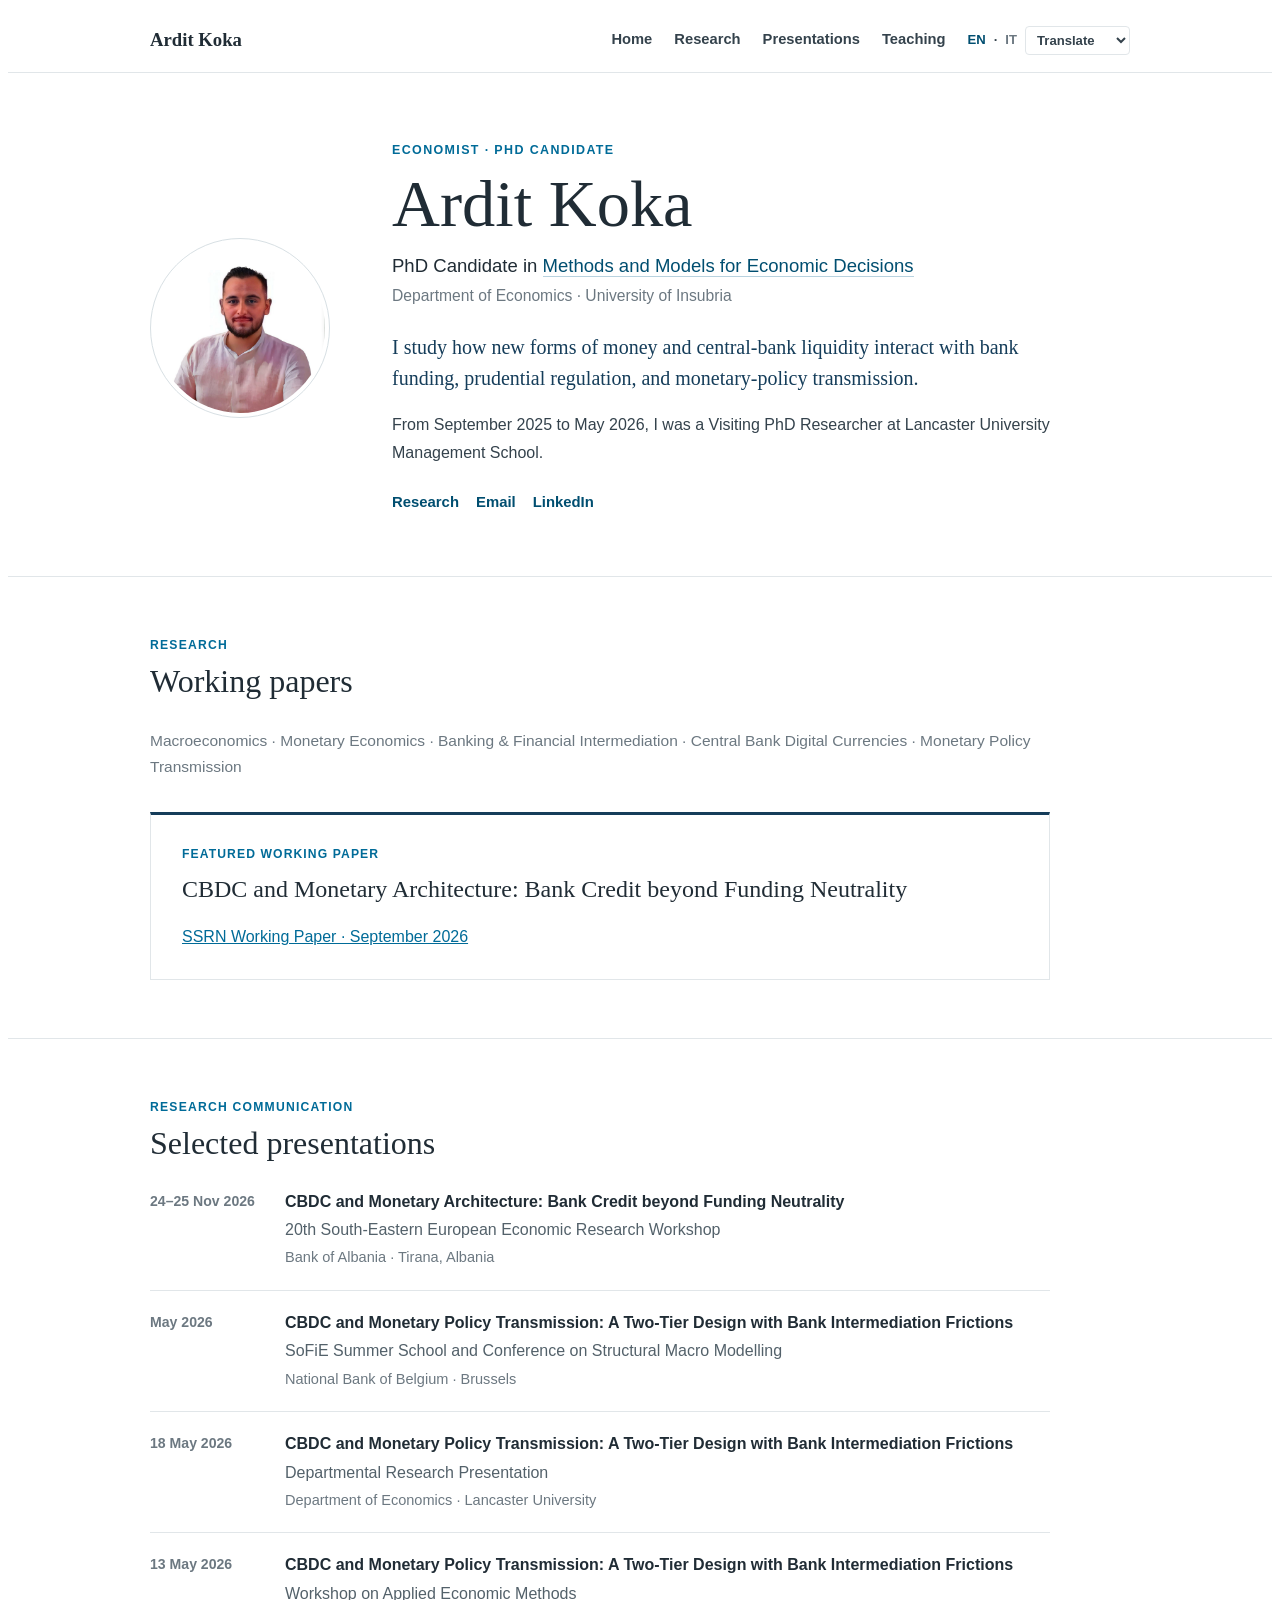
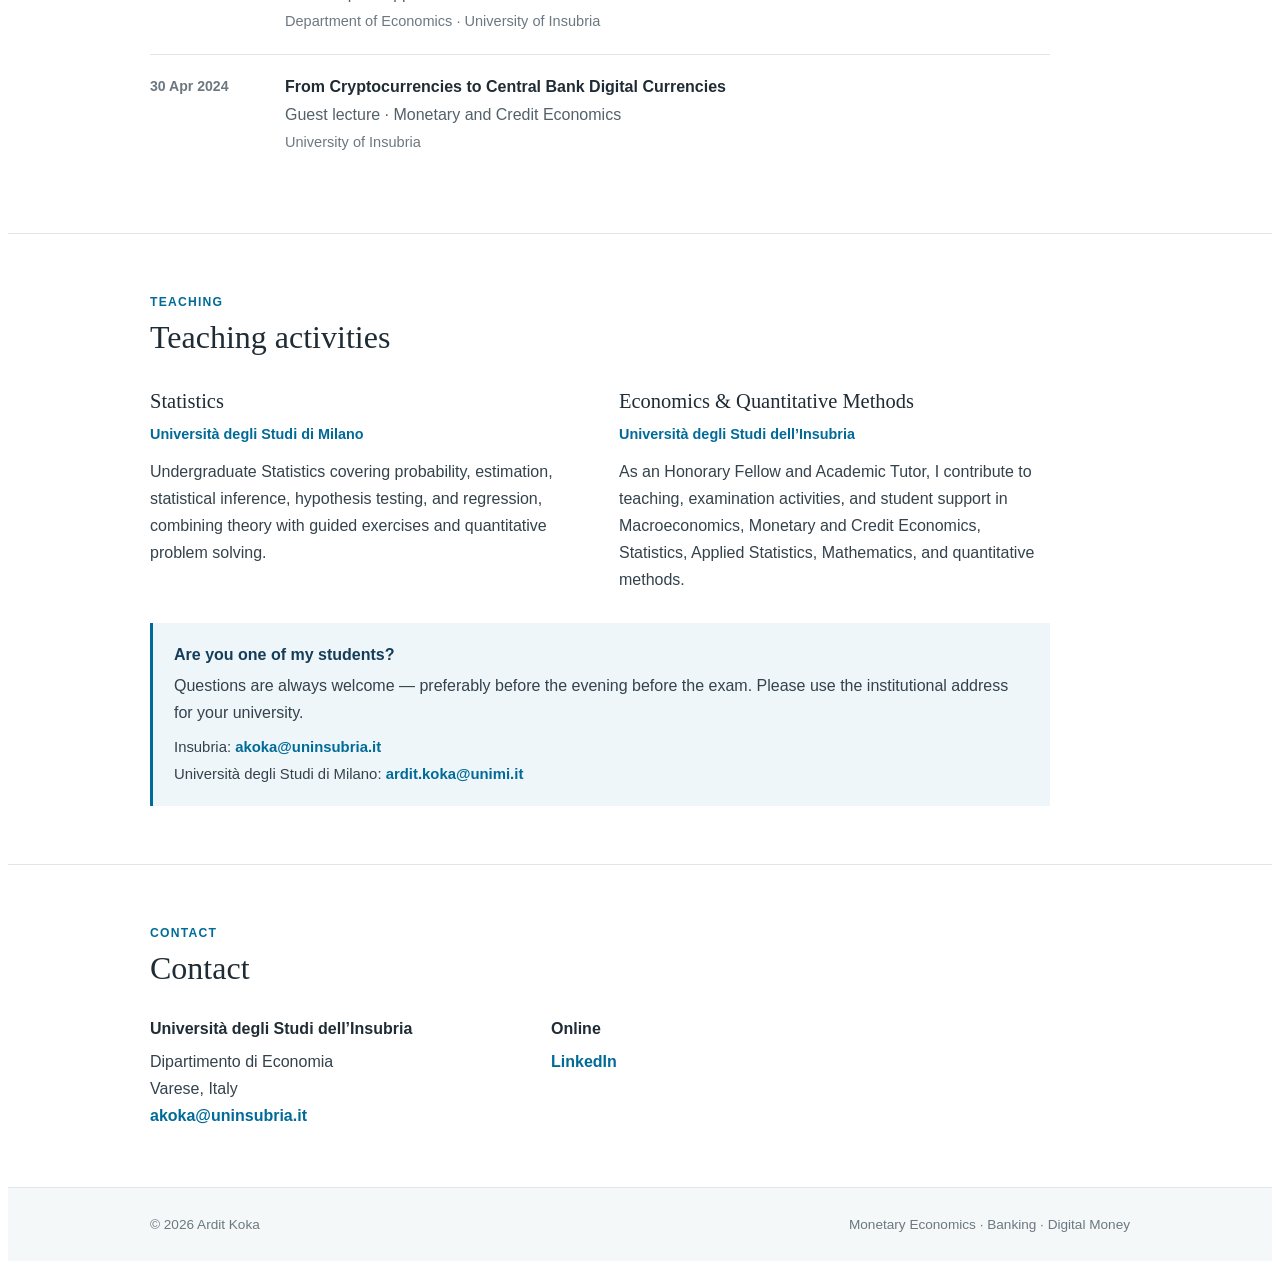
<file: index.html>
<html lang="en">
<head>
<meta charset="UTF-8">
<meta name="viewport" content="width=device-width, initial-scale=1.0">
<meta name="google-site-verification" content="0hJ8jug-XxHPrRFzH_mslLafvPpysxxd8O42VJ3PwuM">
<meta name="author" content="Ardit Koka">
<meta name="robots" content="index, follow">
<meta name="description" content="Ardit Koka is an economist and PhD Candidate at the University of Insubria. Research in monetary economics, banking, financial intermediation, central bank digital currencies and monetary-policy transmission.">
<link rel="canonical" href="https://arditkoka.github.io/">
<link rel="alternate" hreflang="en" href="https://arditkoka.github.io/">
<link rel="alternate" hreflang="it" href="https://arditkoka.github.io/it/">
<link rel="alternate" hreflang="x-default" href="https://arditkoka.github.io/">
<meta property="og:title" content="Ardit Koka | Economist & PhD Candidate | University of Insubria">
<meta property="og:description" content="Ardit Koka is an economist and PhD Candidate at the University of Insubria. Research in monetary economics, banking, financial intermediation, central bank digital currencies and monetary-policy transmission.">
<meta property="og:type" content="profile">
<meta property="og:url" content="https://arditkoka.github.io/">
<meta property="og:image" content="https://arditkoka.github.io/Photo.jpeg">
<title>Ardit Koka | Economist & PhD Candidate | University of Insubria</title>
<link rel="stylesheet" href="style.css">
<script type="application/ld+json">{"@context":"https://schema.org","@type":"ProfilePage","url":"https://arditkoka.github.io/","inLanguage":"en","mainEntity":{"@type":"Person","name":"Ardit Koka","url":"https://arditkoka.github.io/","image":"https://arditkoka.github.io/Photo.jpeg","jobTitle":"PhD Candidate in Economics","affiliation":{"@type":"CollegeOrUniversity","name":"University of Insubria"},"sameAs":["https://it.linkedin.com/in/ardit-koka-7758941aa","https://www.lancaster.ac.uk/lums/people/ardit-koka"]}}</script>
</head>
<body>
<div class="ak-site">
<nav class="ak-nav"><div class="ak-container ak-nav-inner"><a class="ak-nav-name" href="#home">Ardit Koka</a><div class="ak-nav-right"><div class="ak-nav-links"><a href="#home">Home</a><a href="#research">Research</a><a href="#presentations">Presentations</a><a href="#teaching">Teaching</a></div><div class="ak-language"><a href="/" class="ak-active" lang="en">EN</a><span>·</span><a href="/it/" class="" lang="it">IT</a><select class="ak-language-select" aria-label="Translate this page" onchange="akTranslate(this.value, 'en')"><option value="">Translate</option><option value="sq">Shqip</option><option value="es">Español</option><option value="fr">Français</option><option value="de">Deutsch</option><option value="pt">Português</option><option value="el">Ελληνικά</option><option value="nl">Nederlands</option><option value="pl">Polski</option><option value="ro">Română</option><option value="tr">Türkçe</option></select></div></div></div></nav>
<header class="ak-intro" id="home"><div class="ak-container ak-intro-grid"><div><img class="ak-photo" src="Photo.jpeg" alt="Ardit Koka"></div><div><div class="ak-kicker">Economist · PhD Candidate</div><h1 class="ak-name">Ardit Koka</h1><div class="ak-position">PhD Candidate in <a href="https://www.phd.eco.uninsubria.it/methods-and-models-for-economic-decisions/phd-students/" target="_blank" rel="noopener noreferrer">Methods and Models for Economic Decisions</a></div><div class="ak-affiliation">Department of Economics · University of Insubria</div><div class="ak-research-statement">I study how new forms of money and central-bank liquidity interact with bank funding, prudential regulation, and monetary-policy transmission.</div><div class="ak-visiting">From September 2025 to May 2026, I was a Visiting PhD Researcher at Lancaster University Management School.</div><div class="ak-links"><a href="#research">Research</a><a href="mailto:akoka@uninsubria.it">Email</a><a href="https://it.linkedin.com/in/ardit-koka-7758941aa" target="_blank" rel="noopener noreferrer">LinkedIn</a></div></div></div></header>
<main>
<section class="ak-section" id="research"><div class="ak-container"><div class="ak-section-head"><div class="ak-label">Research</div><h2 class="ak-title">Working papers</h2></div><div class="ak-fields">Macroeconomics · Monetary Economics · Banking & Financial Intermediation · Central Bank Digital Currencies · Monetary Policy Transmission</div><article class="ak-featured"><div class="ak-featured-label">Featured working paper</div><h3 class="ak-paper-title">CBDC and Monetary Architecture: Bank Credit beyond Funding Neutrality</h3><div class="ak-paper-links"><a href="https://papers.ssrn.com/sol3/papers.cfm?abstract_id=7430418" target="_blank" rel="noopener noreferrer">SSRN Working Paper · September 2026</a></div></article></div></section>
<section class="ak-section" id="presentations"><div class="ak-container"><div class="ak-section-head"><div class="ak-label">Research communication</div><h2 class="ak-title">Selected presentations</h2></div><div class="ak-presentations"><div class="ak-talk"><div class="ak-talk-date">24–25 Nov 2026</div><div><div class="ak-talk-title">CBDC and Monetary Architecture: Bank Credit beyond Funding Neutrality</div><div class="ak-talk-event">20th South-Eastern European Economic Research Workshop</div><div class="ak-talk-place">Bank of Albania · Tirana, Albania</div></div></div><div class="ak-talk"><div class="ak-talk-date">May 2026</div><div><div class="ak-talk-title">CBDC and Monetary Policy Transmission: A Two-Tier Design with Bank Intermediation Frictions</div><div class="ak-talk-event">SoFiE Summer School and Conference on Structural Macro Modelling</div><div class="ak-talk-place">National Bank of Belgium · Brussels</div></div></div><div class="ak-talk"><div class="ak-talk-date">18 May 2026</div><div><div class="ak-talk-title">CBDC and Monetary Policy Transmission: A Two-Tier Design with Bank Intermediation Frictions</div><div class="ak-talk-event">Departmental Research Presentation</div><div class="ak-talk-place">Department of Economics · Lancaster University</div></div></div><div class="ak-talk"><div class="ak-talk-date">13 May 2026</div><div><div class="ak-talk-title">CBDC and Monetary Policy Transmission: A Two-Tier Design with Bank Intermediation Frictions</div><div class="ak-talk-event">Workshop on Applied Economic Methods</div><div class="ak-talk-place">Department of Economics · University of Insubria</div></div></div><div class="ak-talk"><div class="ak-talk-date">30 Apr 2024</div><div><div class="ak-talk-title">From Cryptocurrencies to Central Bank Digital Currencies</div><div class="ak-talk-event">Guest lecture · Monetary and Credit Economics</div><div class="ak-talk-place">University of Insubria</div></div></div></div></div></section>
<section class="ak-section" id="teaching"><div class="ak-container"><div class="ak-section-head"><div class="ak-label">Teaching</div><h2 class="ak-title">Teaching activities</h2></div><div class="ak-teaching"><div><h3>Statistics</h3><div class="ak-university">Università degli Studi di Milano</div><p>Undergraduate Statistics covering probability, estimation, statistical inference, hypothesis testing, and regression, combining theory with guided exercises and quantitative problem solving.</p></div><div><h3>Economics & Quantitative Methods</h3><div class="ak-university">Università degli Studi dell’Insubria</div><p>As an Honorary Fellow and Academic Tutor, I contribute to teaching, examination activities, and student support in Macroeconomics, Monetary and Credit Economics, Statistics, Applied Statistics, Mathematics, and quantitative methods.</p></div></div><div class="ak-student-box"><div class="ak-student-title">Are you one of my students?</div><p>Questions are always welcome — preferably before the evening before the exam. Please use the institutional address for your university.</p><div class="ak-student-emails"><div>Insubria: <a href="mailto:akoka@uninsubria.it">akoka@uninsubria.it</a></div><div>Università degli Studi di Milano: <a href="mailto:ardit.koka@unimi.it">ardit.koka@unimi.it</a></div></div></div></div></section>
<section class="ak-section"><div class="ak-container"><div class="ak-section-head"><div class="ak-label">Contact</div><h2 class="ak-title">Contact</h2></div><div class="ak-contact"><div><div class="ak-contact-heading">Università degli Studi dell’Insubria</div>Dipartimento di Economia<br>Varese, Italy<br><a href="mailto:akoka@uninsubria.it">akoka@uninsubria.it</a></div><div><div class="ak-contact-heading">Online</div><a href="https://it.linkedin.com/in/ardit-koka-7758941aa" target="_blank" rel="noopener noreferrer">LinkedIn</a></div></div></div></section>
</main>
<footer class="ak-footer"><div class="ak-container ak-footer-inner"><div>© <span id="ak-year"></span> Ardit Koka</div><div>Monetary Economics · Banking · Digital Money</div></div></footer>
</div>
<script src="translate.js"></script>
</body>
</html>
</file>
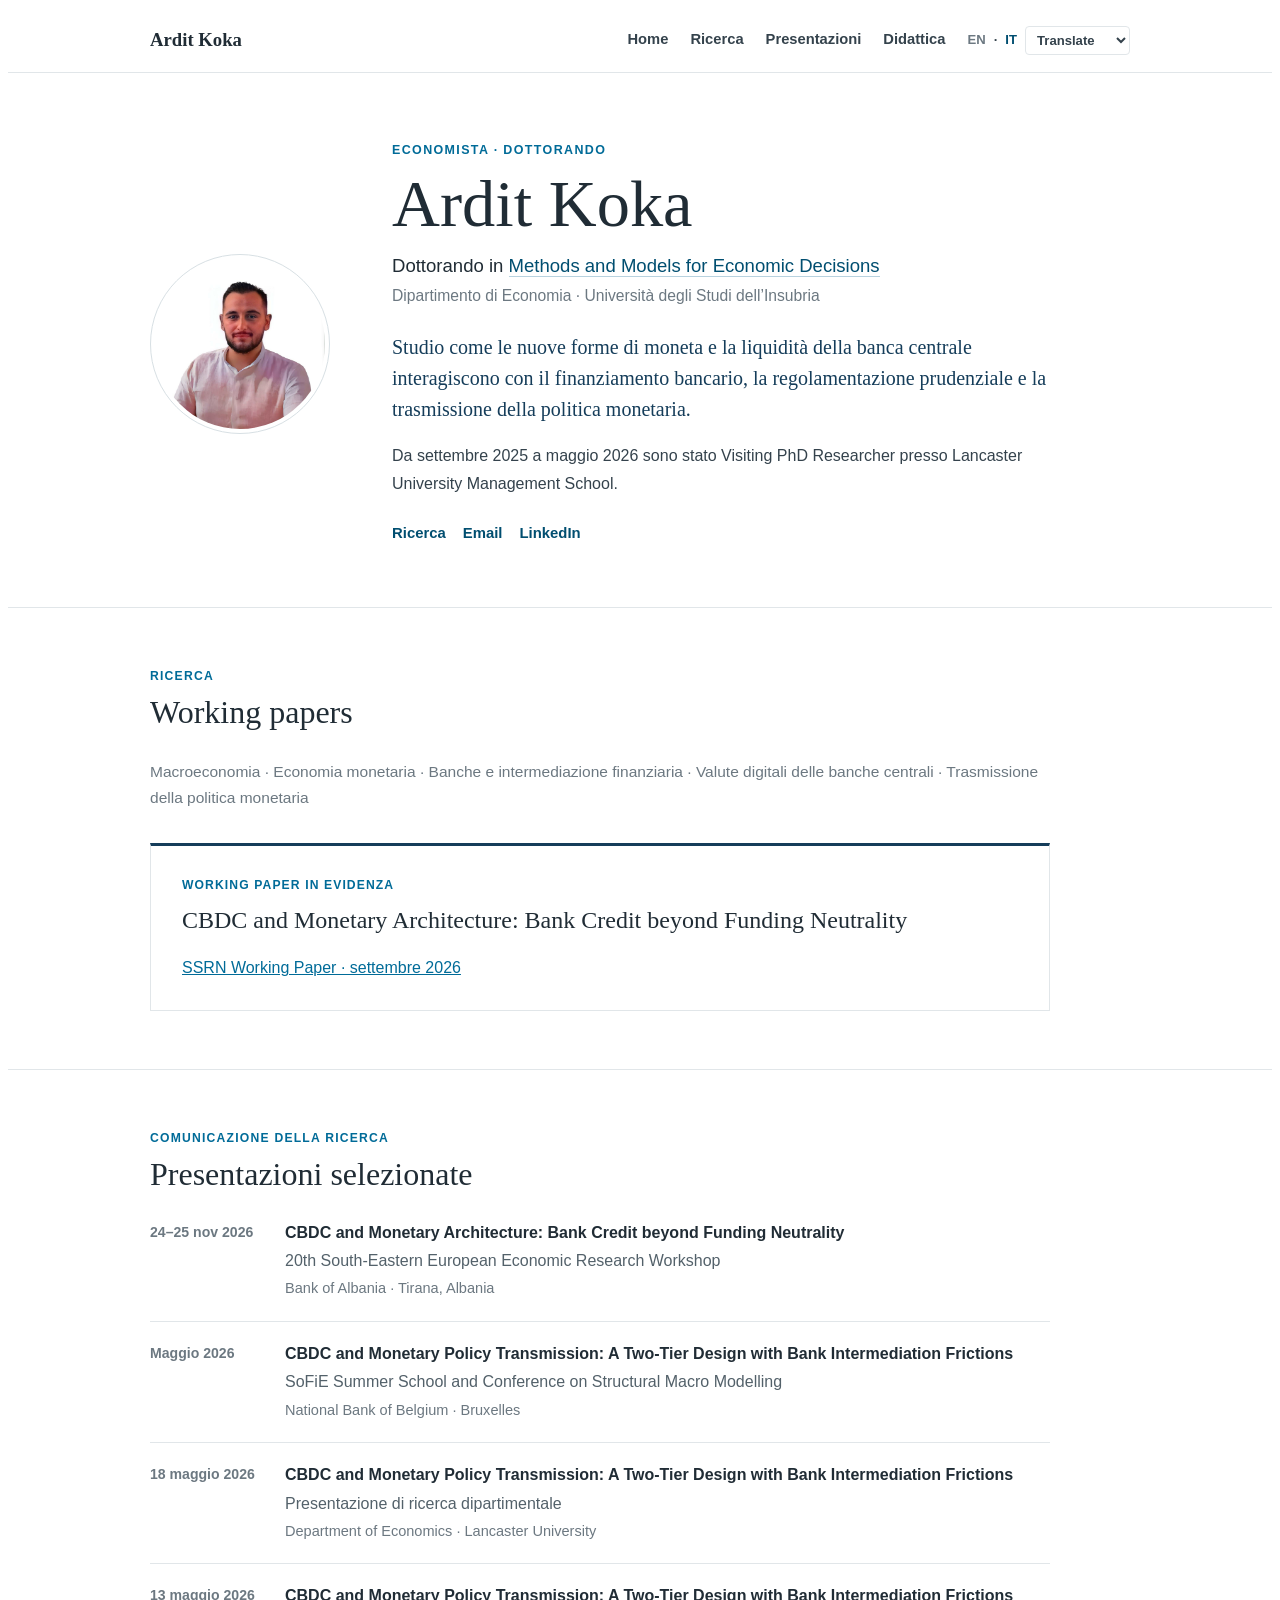
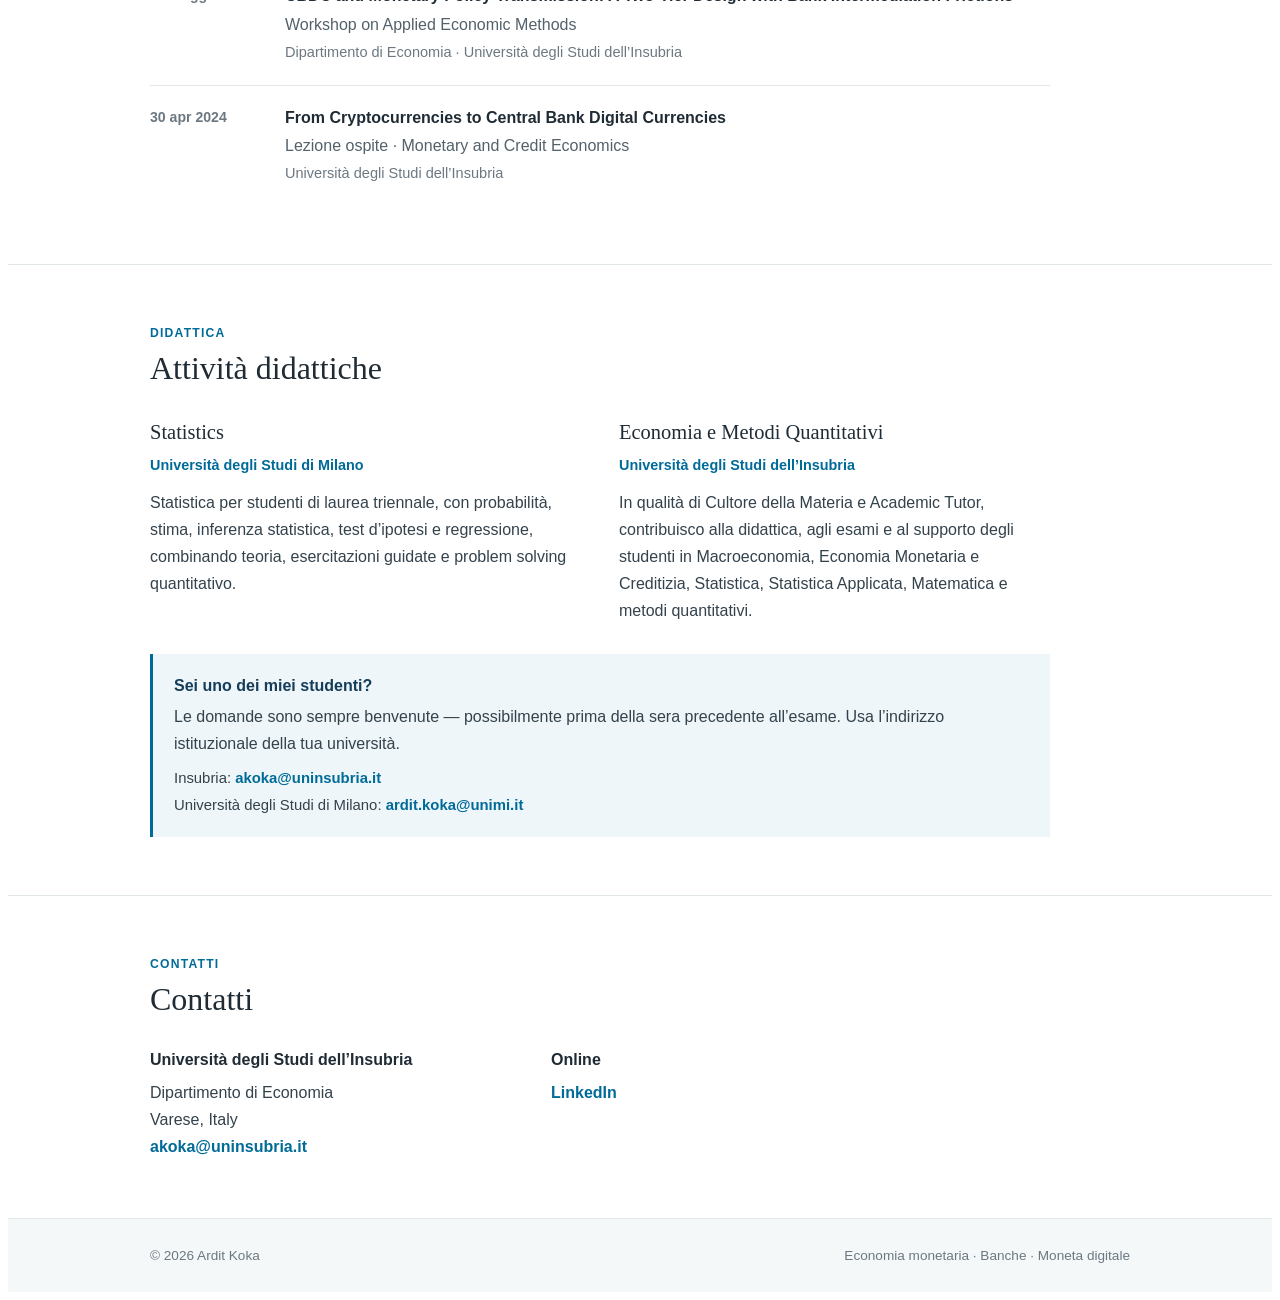
<file: it/index.html>
<html lang="it">
<head>
<meta charset="UTF-8">
<meta name="viewport" content="width=device-width, initial-scale=1.0">
<meta name="google-site-verification" content="0hJ8jug-XxHPrRFzH_mslLafvPpysxxd8O42VJ3PwuM">
<meta name="author" content="Ardit Koka">
<meta name="robots" content="index, follow">
<meta name="description" content="Ardit Koka è economista e dottorando presso l’Università degli Studi dell’Insubria. Ricerca in economia monetaria, banche, intermediazione finanziaria, CBDC e trasmissione della politica monetaria.">
<link rel="canonical" href="https://arditkoka.github.io/it/">
<link rel="alternate" hreflang="en" href="https://arditkoka.github.io/">
<link rel="alternate" hreflang="it" href="https://arditkoka.github.io/it/">
<link rel="alternate" hreflang="x-default" href="https://arditkoka.github.io/">
<meta property="og:title" content="Ardit Koka | Economista e Dottorando | Università degli Studi dell’Insubria">
<meta property="og:description" content="Ardit Koka è economista e dottorando presso l’Università degli Studi dell’Insubria. Ricerca in economia monetaria, banche, intermediazione finanziaria, CBDC e trasmissione della politica monetaria.">
<meta property="og:type" content="profile">
<meta property="og:url" content="https://arditkoka.github.io/it/">
<meta property="og:image" content="https://arditkoka.github.io/Photo.jpeg">
<title>Ardit Koka | Economista e Dottorando | Università degli Studi dell’Insubria</title>
<link rel="stylesheet" href="../style.css">
<script type="application/ld+json">{"@context":"https://schema.org","@type":"ProfilePage","url":"https://arditkoka.github.io/it/","inLanguage":"it","mainEntity":{"@type":"Person","name":"Ardit Koka","url":"https://arditkoka.github.io/","image":"https://arditkoka.github.io/Photo.jpeg","jobTitle":"PhD Candidate in Economics","affiliation":{"@type":"CollegeOrUniversity","name":"University of Insubria"},"sameAs":["https://it.linkedin.com/in/ardit-koka-7758941aa","https://www.lancaster.ac.uk/lums/people/ardit-koka"]}}</script>
</head>
<body>
<div class="ak-site">
<nav class="ak-nav"><div class="ak-container ak-nav-inner"><a class="ak-nav-name" href="../#home">Ardit Koka</a><div class="ak-nav-right"><div class="ak-nav-links"><a href="../#home">Home</a><a href="#research">Ricerca</a><a href="#presentations">Presentazioni</a><a href="#teaching">Didattica</a></div><div class="ak-language"><a href="/" class="" lang="en">EN</a><span>·</span><a href="/it/" class="ak-active" lang="it">IT</a><select class="ak-language-select" aria-label="Translate this page" onchange="akTranslate(this.value, 'it')"><option value="">Translate</option><option value="sq">Shqip</option><option value="es">Español</option><option value="fr">Français</option><option value="de">Deutsch</option><option value="pt">Português</option><option value="el">Ελληνικά</option><option value="nl">Nederlands</option><option value="pl">Polski</option><option value="ro">Română</option><option value="tr">Türkçe</option></select></div></div></div></nav>
<header class="ak-intro" id="home"><div class="ak-container ak-intro-grid"><div><img class="ak-photo" src="../Photo.jpeg" alt="Ardit Koka"></div><div><div class="ak-kicker">Economista · Dottorando</div><h1 class="ak-name">Ardit Koka</h1><div class="ak-position">Dottorando in <a href="https://www.phd.eco.uninsubria.it/methods-and-models-for-economic-decisions/phd-students/" target="_blank" rel="noopener noreferrer">Methods and Models for Economic Decisions</a></div><div class="ak-affiliation">Dipartimento di Economia · Università degli Studi dell’Insubria</div><div class="ak-research-statement">Studio come le nuove forme di moneta e la liquidità della banca centrale interagiscono con il finanziamento bancario, la regolamentazione prudenziale e la trasmissione della politica monetaria.</div><div class="ak-visiting">Da settembre 2025 a maggio 2026 sono stato Visiting PhD Researcher presso Lancaster University Management School.</div><div class="ak-links"><a href="#research">Ricerca</a><a href="mailto:akoka@uninsubria.it">Email</a><a href="https://it.linkedin.com/in/ardit-koka-7758941aa" target="_blank" rel="noopener noreferrer">LinkedIn</a></div></div></div></header>
<main>
<section class="ak-section" id="research"><div class="ak-container"><div class="ak-section-head"><div class="ak-label">Ricerca</div><h2 class="ak-title">Working papers</h2></div><div class="ak-fields">Macroeconomia · Economia monetaria · Banche e intermediazione finanziaria · Valute digitali delle banche centrali · Trasmissione della politica monetaria</div><article class="ak-featured"><div class="ak-featured-label">Working paper in evidenza</div><h3 class="ak-paper-title">CBDC and Monetary Architecture: Bank Credit beyond Funding Neutrality</h3><div class="ak-paper-links"><a href="https://papers.ssrn.com/sol3/papers.cfm?abstract_id=7430418" target="_blank" rel="noopener noreferrer">SSRN Working Paper · settembre 2026</a></div></article></div></section>
<section class="ak-section" id="presentations"><div class="ak-container"><div class="ak-section-head"><div class="ak-label">Comunicazione della ricerca</div><h2 class="ak-title">Presentazioni selezionate</h2></div><div class="ak-presentations"><div class="ak-talk"><div class="ak-talk-date">24–25 nov 2026</div><div><div class="ak-talk-title">CBDC and Monetary Architecture: Bank Credit beyond Funding Neutrality</div><div class="ak-talk-event">20th South-Eastern European Economic Research Workshop</div><div class="ak-talk-place">Bank of Albania · Tirana, Albania</div></div></div><div class="ak-talk"><div class="ak-talk-date">Maggio 2026</div><div><div class="ak-talk-title">CBDC and Monetary Policy Transmission: A Two-Tier Design with Bank Intermediation Frictions</div><div class="ak-talk-event">SoFiE Summer School and Conference on Structural Macro Modelling</div><div class="ak-talk-place">National Bank of Belgium · Bruxelles</div></div></div><div class="ak-talk"><div class="ak-talk-date">18 maggio 2026</div><div><div class="ak-talk-title">CBDC and Monetary Policy Transmission: A Two-Tier Design with Bank Intermediation Frictions</div><div class="ak-talk-event">Presentazione di ricerca dipartimentale</div><div class="ak-talk-place">Department of Economics · Lancaster University</div></div></div><div class="ak-talk"><div class="ak-talk-date">13 maggio 2026</div><div><div class="ak-talk-title">CBDC and Monetary Policy Transmission: A Two-Tier Design with Bank Intermediation Frictions</div><div class="ak-talk-event">Workshop on Applied Economic Methods</div><div class="ak-talk-place">Dipartimento di Economia · Università degli Studi dell’Insubria</div></div></div><div class="ak-talk"><div class="ak-talk-date">30 apr 2024</div><div><div class="ak-talk-title">From Cryptocurrencies to Central Bank Digital Currencies</div><div class="ak-talk-event">Lezione ospite · Monetary and Credit Economics</div><div class="ak-talk-place">Università degli Studi dell’Insubria</div></div></div></div></div></section>
<section class="ak-section" id="teaching"><div class="ak-container"><div class="ak-section-head"><div class="ak-label">Didattica</div><h2 class="ak-title">Attività didattiche</h2></div><div class="ak-teaching"><div><h3>Statistics</h3><div class="ak-university">Università degli Studi di Milano</div><p>Statistica per studenti di laurea triennale, con probabilità, stima, inferenza statistica, test d’ipotesi e regressione, combinando teoria, esercitazioni guidate e problem solving quantitativo.</p></div><div><h3>Economia e Metodi Quantitativi</h3><div class="ak-university">Università degli Studi dell’Insubria</div><p>In qualità di Cultore della Materia e Academic Tutor, contribuisco alla didattica, agli esami e al supporto degli studenti in Macroeconomia, Economia Monetaria e Creditizia, Statistica, Statistica Applicata, Matematica e metodi quantitativi.</p></div></div><div class="ak-student-box"><div class="ak-student-title">Sei uno dei miei studenti?</div><p>Le domande sono sempre benvenute — possibilmente prima della sera precedente all’esame. Usa l’indirizzo istituzionale della tua università.</p><div class="ak-student-emails"><div>Insubria: <a href="mailto:akoka@uninsubria.it">akoka@uninsubria.it</a></div><div>Università degli Studi di Milano: <a href="mailto:ardit.koka@unimi.it">ardit.koka@unimi.it</a></div></div></div></div></section>
<section class="ak-section"><div class="ak-container"><div class="ak-section-head"><div class="ak-label">Contatti</div><h2 class="ak-title">Contatti</h2></div><div class="ak-contact"><div><div class="ak-contact-heading">Università degli Studi dell’Insubria</div>Dipartimento di Economia<br>Varese, Italy<br><a href="mailto:akoka@uninsubria.it">akoka@uninsubria.it</a></div><div><div class="ak-contact-heading">Online</div><a href="https://it.linkedin.com/in/ardit-koka-7758941aa" target="_blank" rel="noopener noreferrer">LinkedIn</a></div></div></div></section>
</main>
<footer class="ak-footer"><div class="ak-container ak-footer-inner"><div>© <span id="ak-year"></span> Ardit Koka</div><div>Economia monetaria · Banche · Moneta digitale</div></div></footer>
</div>
<script src="../translate.js"></script>
</body>
</html>
</file>
<file: style.css>
.ak-site{--navy:#153d5a;--blue:#006b98;--blue-dark:#004e70;--text:#34424c;--ink:#202c35;--muted:#6c7881;--line:#e1e6e9;--soft:#f5f8f9;--blue-soft:#eef6f9;--white:#fff;width:100%;color:var(--text);background:var(--white);font-family:-apple-system,BlinkMacSystemFont,"Segoe UI",Helvetica,Arial,sans-serif;font-size:16px;line-height:1.7}.ak-site,.ak-site *{box-sizing:border-box}.ak-site a{color:var(--blue)}.ak-container{width:calc(100% - 44px);max-width:980px;margin:0 auto}.ak-nav{position:sticky;top:0;z-index:1000;background:rgba(255,255,255,.97);border-bottom:1px solid var(--line)}.ak-nav-inner{min-height:64px;display:flex;align-items:center;justify-content:space-between;gap:24px}.ak-nav-name{color:var(--ink)!important;font-family:Georgia,"Times New Roman",serif;font-size:1.17rem;font-weight:600;text-decoration:none;white-space:nowrap}.ak-nav-right{display:flex;align-items:center;gap:22px}.ak-nav-links{display:flex;align-items:center;gap:22px}.ak-nav-links a{color:var(--text)!important;font-size:.92rem;font-weight:600;text-decoration:none;white-space:nowrap}.ak-nav-links a:hover{color:var(--blue)!important}.ak-language{display:flex;align-items:center;gap:8px;font-size:.82rem;font-weight:700;white-space:nowrap}.ak-language>a{color:var(--muted)!important;text-decoration:none}.ak-language>a.ak-active,.ak-language>a:hover{color:var(--blue-dark)!important}.ak-language-select{border:1px solid var(--line);background:#fff;color:var(--text);font:inherit;padding:5px 7px;border-radius:4px;cursor:pointer;max-width:105px}.ak-intro{padding:67px 0 60px;border-bottom:1px solid var(--line)}.ak-intro-grid{display:grid;grid-template-columns:190px minmax(0,1fr);gap:52px;align-items:center}.ak-photo{display:block;width:180px;height:180px;border-radius:50%;object-fit:cover;border:1px solid #d8e0e4;padding:4px;background:#fff}.ak-kicker{color:var(--blue);font-size:.78rem;font-weight:700;letter-spacing:.11em;text-transform:uppercase;margin-bottom:8px}.ak-name{margin:0;color:var(--ink);font-family:Georgia,"Times New Roman",serif;font-size:clamp(2.8rem,6vw,4.15rem);font-weight:500;line-height:1.05}.ak-position{margin-top:13px;color:var(--ink);font-size:1.16rem;line-height:1.5}.ak-position a{color:var(--blue-dark)!important;text-decoration:none;border-bottom:1px solid #b8d2df}.ak-position a:hover{color:var(--blue)!important;border-bottom-color:var(--blue)}.ak-affiliation{margin-top:3px;color:var(--muted);font-size:.98rem}.ak-research-statement{max-width:680px;margin-top:23px;font-family:Georgia,"Times New Roman",serif;color:var(--navy);font-size:1.25rem;line-height:1.55}.ak-visiting{margin-top:17px;max-width:680px;color:var(--text)}.ak-links{display:flex;flex-wrap:wrap;gap:17px;margin-top:24px}.ak-links a{color:var(--blue-dark)!important;font-size:.93rem;font-weight:650;text-decoration:none;border-bottom:1px solid transparent}.ak-links a:hover{border-bottom-color:var(--blue)}.ak-section{padding:58px 0;border-bottom:1px solid var(--line)}.ak-section-head{margin-bottom:27px}.ak-label{margin-bottom:5px;color:var(--blue);font-size:.76rem;font-weight:700;letter-spacing:.1em;text-transform:uppercase}.ak-title{margin:0;color:var(--ink);font-family:Georgia,"Times New Roman",serif;font-size:2rem;font-weight:500;line-height:1.25}.ak-fields{max-width:900px;margin-bottom:31px;color:var(--muted);font-size:.97rem}.ak-featured{max-width:900px;padding:29px 31px;border:1px solid var(--line);border-top:3px solid var(--navy);background:var(--white)}.ak-featured-label{margin-bottom:9px;color:var(--blue);font-size:.76rem;font-weight:700;letter-spacing:.09em;text-transform:uppercase}.ak-paper-title{margin:0;color:var(--ink);font-family:Georgia,"Times New Roman",serif;font-size:1.5rem;font-weight:500;line-height:1.38}.ak-paper-note{margin-top:12px;max-width:780px;color:#46545d}.ak-paper-links{display:flex;flex-wrap:wrap;gap:18px;margin-top:17px}.ak-paper-links span{color:var(--muted);font-size:.89rem;font-weight:650}.ak-abstract-details{margin-top:22px;padding-top:18px;border-top:1px solid var(--line)}.ak-abstract-details summary{width:fit-content;color:var(--blue-dark);cursor:pointer;font-size:.91rem;font-weight:700}.ak-abstract{max-width:810px;margin-top:15px;color:#46545d;text-align:justify}.ak-presentations{max-width:900px}.ak-talk{display:grid;grid-template-columns:112px minmax(0,1fr);gap:23px;padding:20px 0;border-bottom:1px solid var(--line)}.ak-talk:first-child{padding-top:0}.ak-talk:last-child{border-bottom:0}.ak-talk-date{color:var(--muted);font-size:.88rem;font-weight:600}.ak-talk-title{color:var(--ink);font-weight:650;line-height:1.45}.ak-talk-event{margin-top:3px;color:#53616a}.ak-talk-place{margin-top:2px;color:var(--muted);font-size:.91rem}.ak-teaching{display:grid;grid-template-columns:1fr 1fr;gap:38px;max-width:900px}.ak-teaching h3{margin:0;color:var(--ink);font-family:Georgia,"Times New Roman",serif;font-size:1.28rem;font-weight:500}.ak-university{margin-top:3px;margin-bottom:11px;color:var(--blue);font-size:.9rem;font-weight:650}.ak-teaching p{margin:0}.ak-student-box{max-width:900px;margin-top:29px;padding:18px 21px;background:var(--blue-soft);border-left:3px solid var(--blue)}.ak-student-title{color:var(--navy);font-weight:700}.ak-student-box p{margin:4px 0 9px}.ak-student-emails{font-size:.93rem}.ak-student-emails div+div{margin-top:2px}.ak-student-emails a{font-weight:650;text-decoration:none}.ak-cv-title-link{display:inline-block;color:var(--ink)!important;font-family:Georgia,"Times New Roman",serif;font-size:2rem;font-weight:500;line-height:1.25;text-decoration:none;border-bottom:2px solid var(--blue)}.ak-cv-title-link:hover{color:var(--blue-dark)!important}.ak-contact{display:grid;grid-template-columns:1fr 1fr;gap:42px;max-width:760px}.ak-contact-heading{margin-bottom:5px;color:var(--ink);font-weight:700}.ak-contact a{font-weight:650;text-decoration:none}.ak-footer{padding:25px 0;background:var(--soft);color:var(--muted);font-size:.85rem}.ak-footer-inner{display:flex;justify-content:space-between;gap:20px}@media(max-width:900px){.ak-nav-inner{align-items:flex-start;padding:10px 0;flex-direction:column;gap:8px}.ak-nav-right{width:100%;justify-content:space-between;gap:12px}.ak-nav-links{gap:14px;overflow-x:auto}.ak-nav-links a{font-size:.84rem}.ak-language{margin-left:auto}}@media(max-width:720px){.ak-container{width:calc(100% - 30px)}.ak-nav-name{display:none}.ak-nav-right{flex-direction:column;align-items:stretch}.ak-nav-links{width:100%;justify-content:space-between}.ak-language{margin-left:0;justify-content:flex-end}.ak-intro{padding:45px 0 42px}.ak-intro-grid{grid-template-columns:1fr;gap:26px;text-align:center}.ak-photo{width:145px;height:145px;margin:0 auto}.ak-research-statement,.ak-visiting{margin-left:auto;margin-right:auto}.ak-links{justify-content:center}.ak-section{padding:45px 0}.ak-featured{padding:23px 21px}.ak-abstract{text-align:left}.ak-talk{grid-template-columns:1fr;gap:3px}.ak-teaching{grid-template-columns:1fr;gap:28px}.ak-contact{grid-template-columns:1fr;gap:23px}.ak-footer-inner{flex-direction:column;gap:3px;text-align:center}}
</file>
